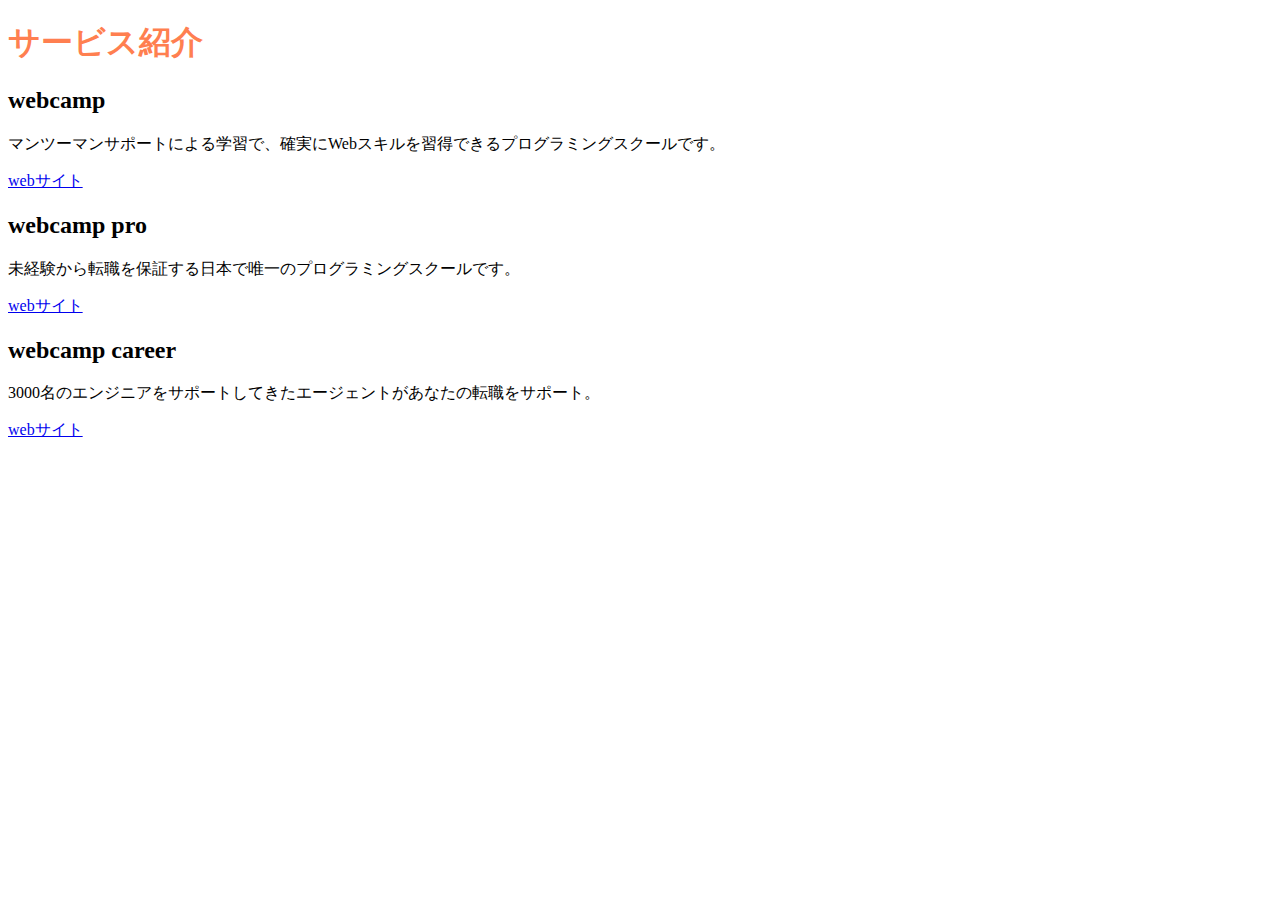
<file: 2syou.html>
<!DOCTYPE HTML>
<html lang="ja">
  <head>
    <meta charset="UTF-8" />
    <title>2章演習</title>
    <link rel="stylesheet" href="2syou.css" />
  </head>

  <body>
    <h1 id="word-coral">サービス紹介</h1>
    <h2>webcamp</h2>
    <p>マンツーマンサポートによる学習で、確実にWebスキルを習得できるプログラミングスクールです。</p>
    <a href="https://web-camp.io/">webサイト</a>
    <h2>webcamp pro</h2>
    <p>未経験から転職を保証する日本で唯一のプログラミングスクールです。</p>
    <a href="https://web-camp.io/">webサイト</a>
    <h2>webcamp career</h2>
    <p>3000名のエンジニアをサポートしてきたエージェントがあなたの転職をサポート。</p>
    <a href="https://web-camp.io/">webサイト</a>
  </body>
</html>
</file>
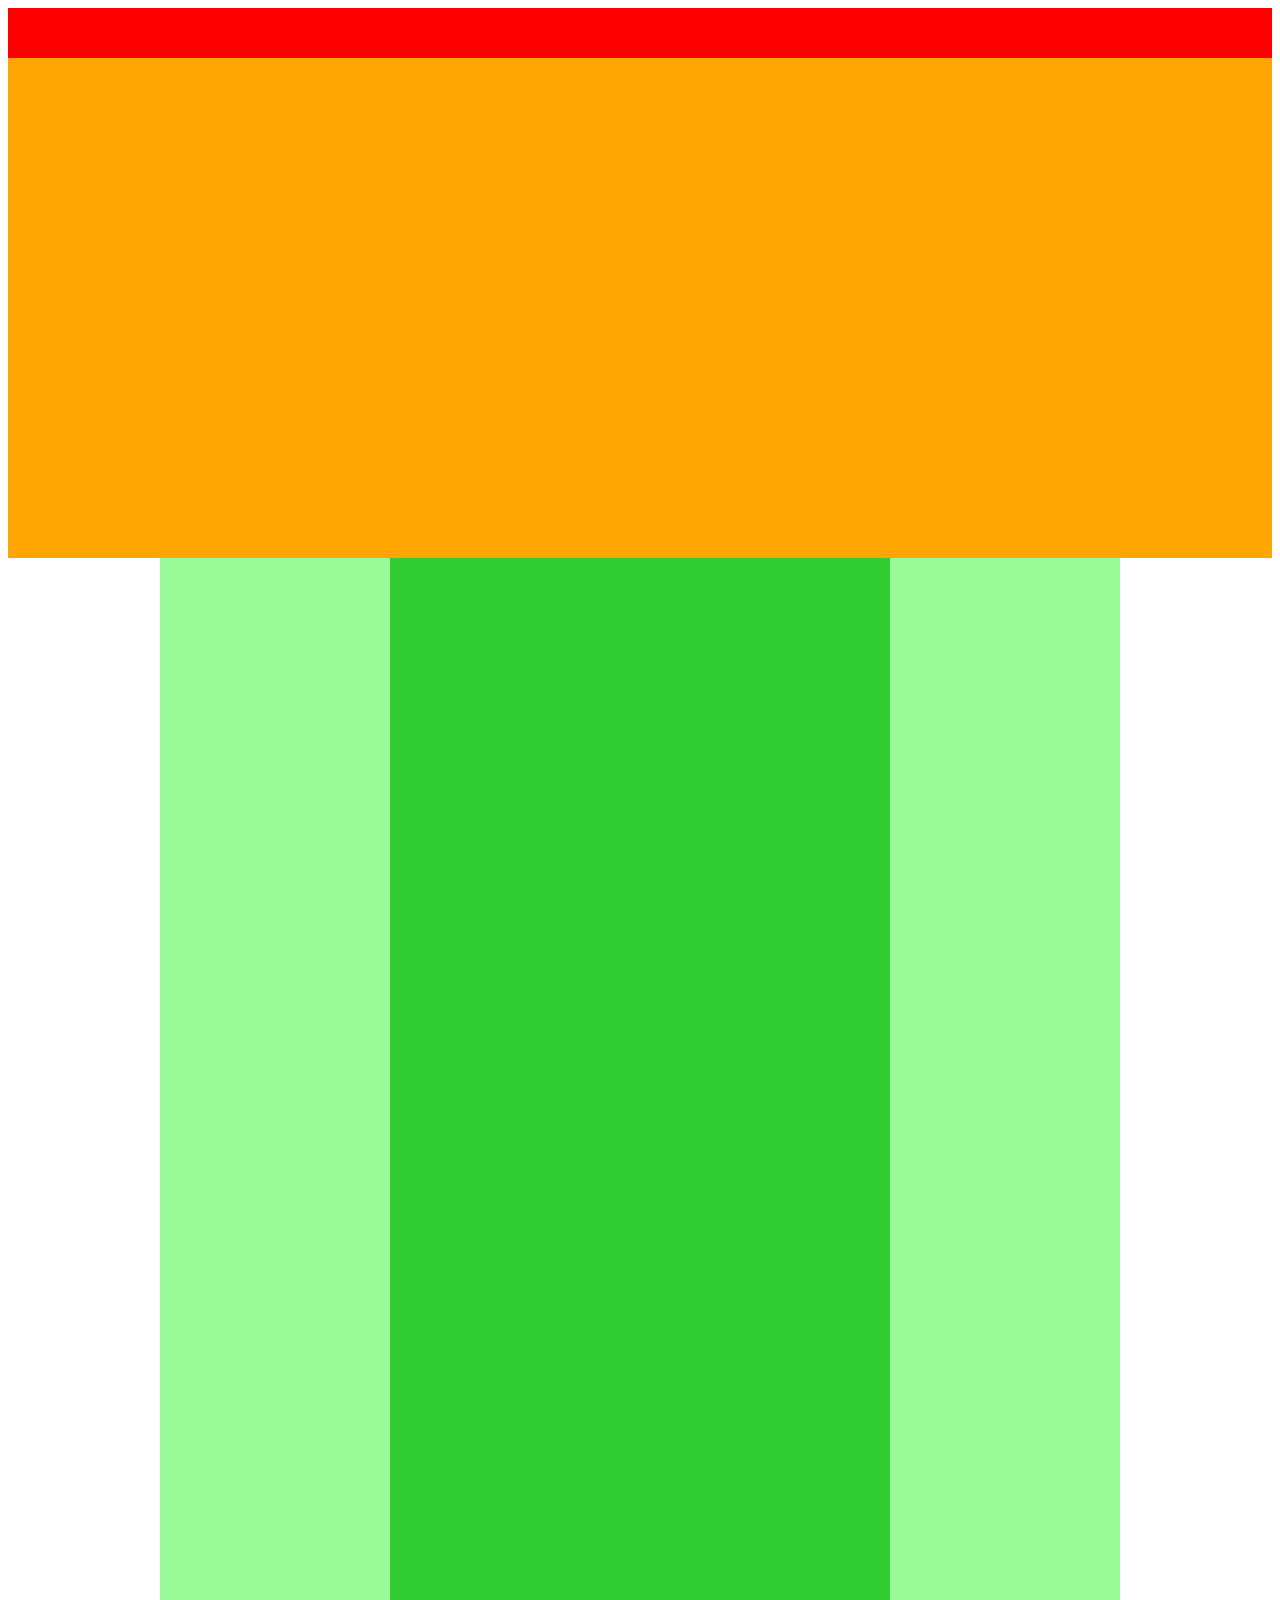
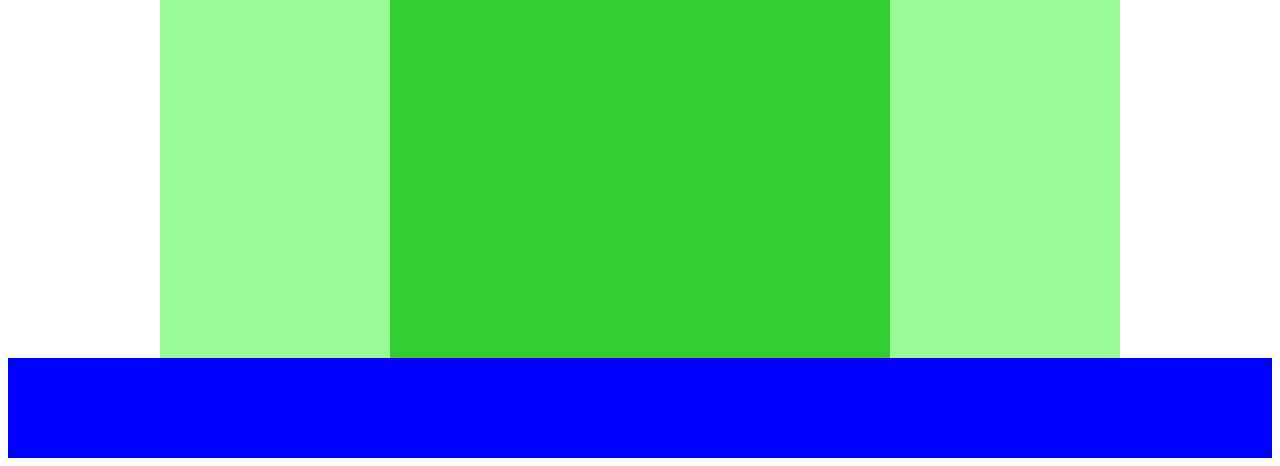
<file: 4syou/4.html>
<!DOCTYPE html>
<html lang="ja">
  <head>
    <meta a charset="UTF-8"/>
    <link rel="stylesheet" href="4.css"/>
    <title="ensyu"></title>
  </head>

  <body>
    <div class="header">
      <div class="header-top"></div>
      <div class="header-bottom"></div>
    </div>

    <div class="main">
      <div class="main-1"></div>
      <div class="main-2"></div>
      <div class="main-3"></div>
    </div>

    <div class="footer"></div>

  </body>
</html>
</file>
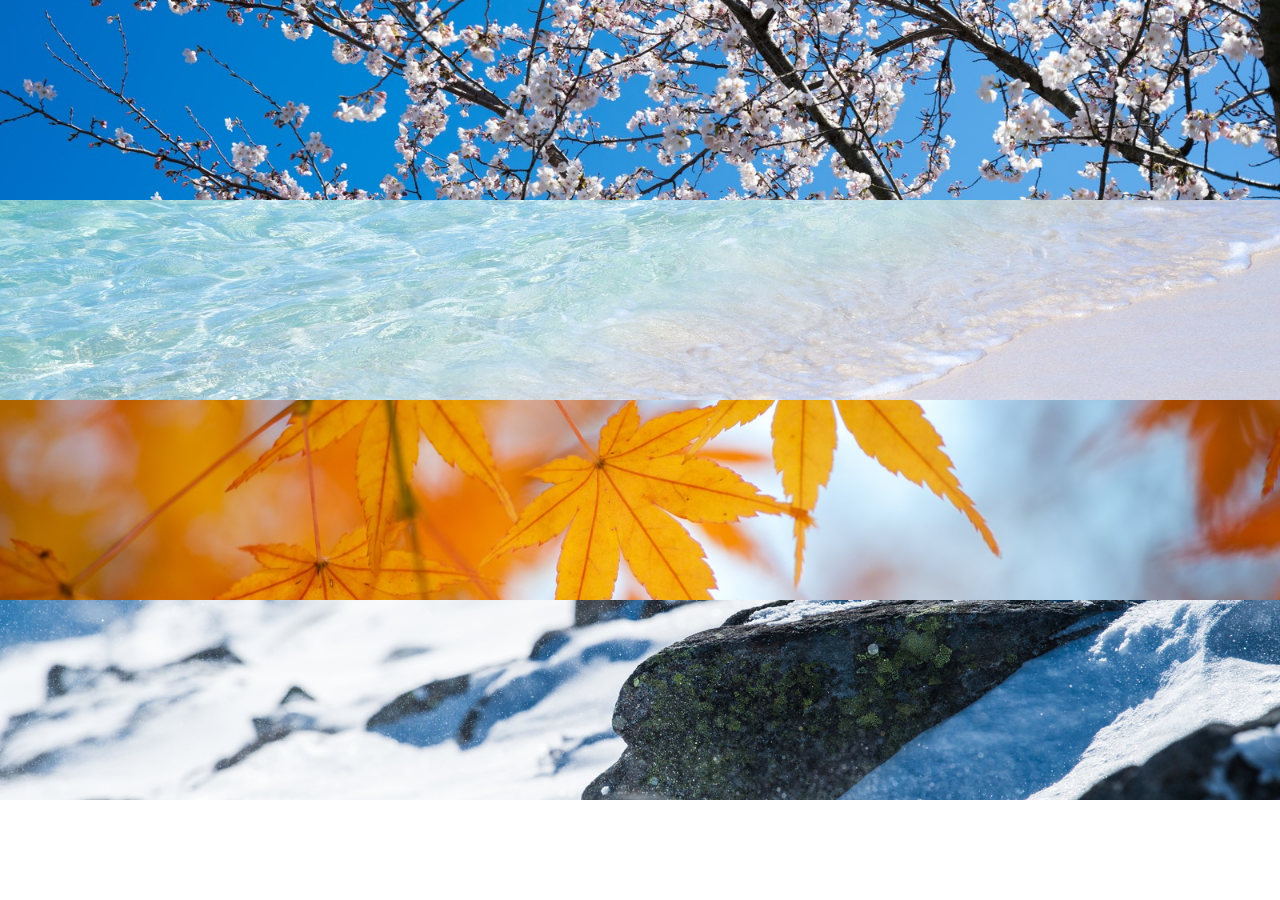
<file: 6syou/6.html>
<!DOCTYPE html>
<html lang="ja">
  <head>
    <meta charset="UTF-8" />
    <!-- CSSファイルの読み込み -->
    <link rel="stylesheet" href="6.css" />
    <title>6syou</title>
  </head>

  <body>
    <div class="main">
      <div class="a"></div>
      <div class="b"></div>
      <div class="c"></div>
      <div class="d"></div>
    </div>
  </body>

</html>
</file>
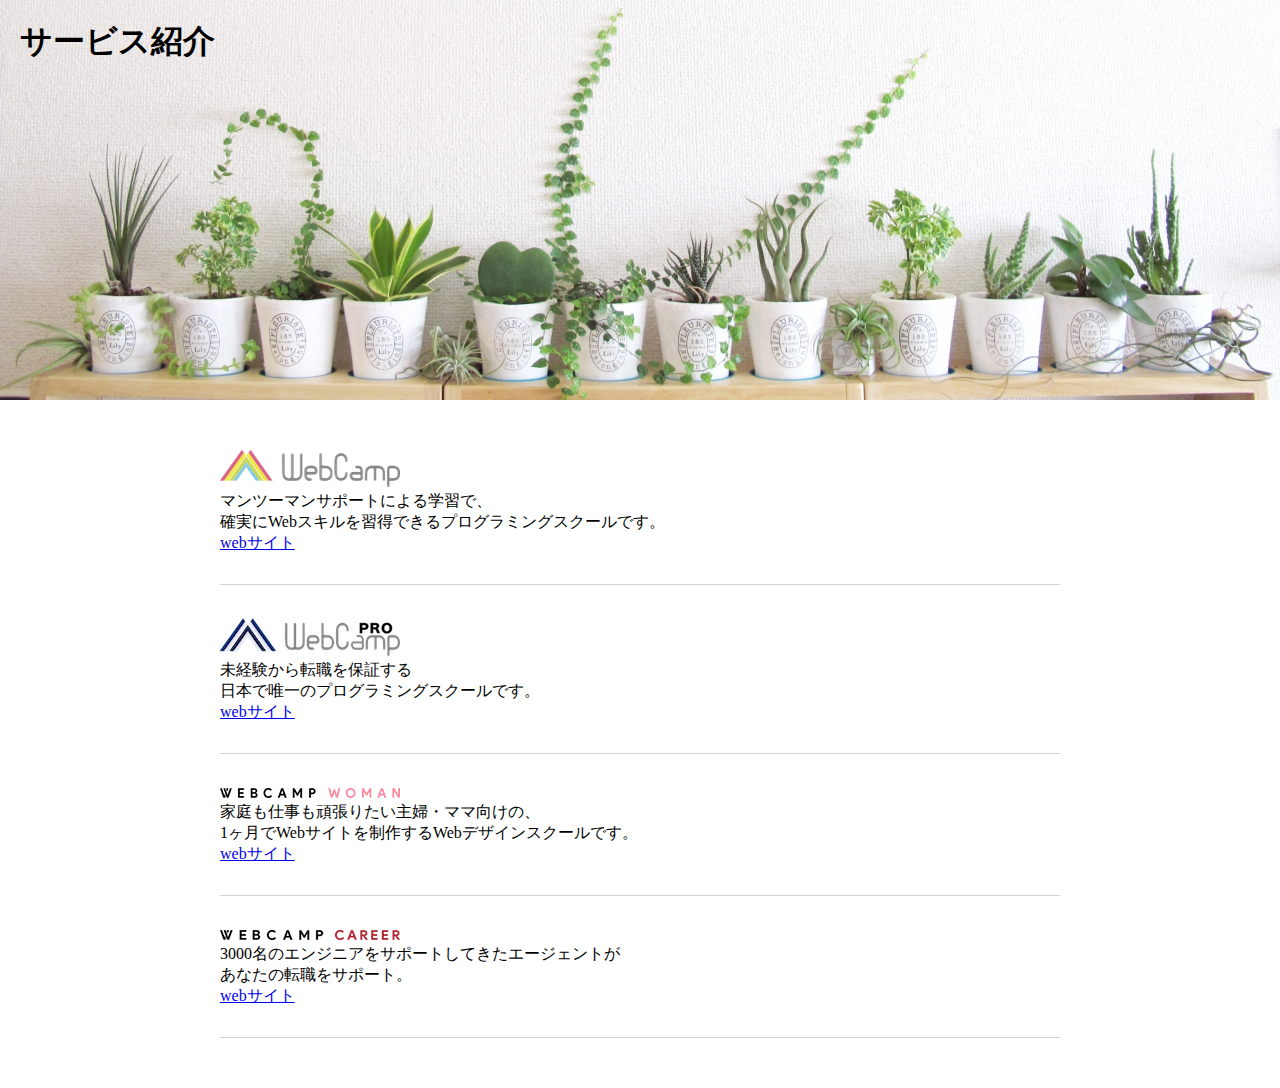
<file: 7syou/7.html>
<!DOCTYPE HTML>
<html lang="ja">
  <head>
    <meta charset="UTF-8" />
    <title>7章演習</title>
    <link rel="stylesheet" href="7.css" />
  </head>

  <body>
    <header>
      <h1 class="heading">
        サービス紹介
      </h1>
    </header>
    
    <main>
      <div class="box">
        <img class="service-image" src="img/wc-logo.png"/>
        <p class="service-text">
          マンツーマンサポートによる学習で、<br>
          確実にWebスキルを習得できるプログラミングスクールです。
        </p>
        <a href="https://web-camp.io/">webサイト</a>
      </div>
      
      <div class="box">
        <img class="service-image" src="img/wcp-logo.png"/>
        <p class="service-text">
          未経験から転職を保証する<br>
          日本で唯一のプログラミングスクールです。
        </p>
        <a href="https://web-camp.io/pro/">webサイト</a>
      </div>

      <div class="box">
        <img class="service-image" src="img/wcw-logo.png"/>
        <p class="service-text">
          家庭も仕事も頑張りたい主婦・ママ向けの、<br>
          1ヶ月でWebサイトを制作するWebデザインスクールです。
        </p>
        <a href="https://web-camp.io/woman/">webサイト</a>
      </div>
      
      <div class="box">
        <img class="service-image" src="img/wcc-logo.png"/>
        <p class="service-text">
          3000名のエンジニアをサポートしてきたエージェントが<br>
          あなたの転職をサポート。
        </p>
        <a href="https://web-camp.io/career/">webサイト</a>
      </div>
      
    </main>
    
   
  </body>
</html>
</file>
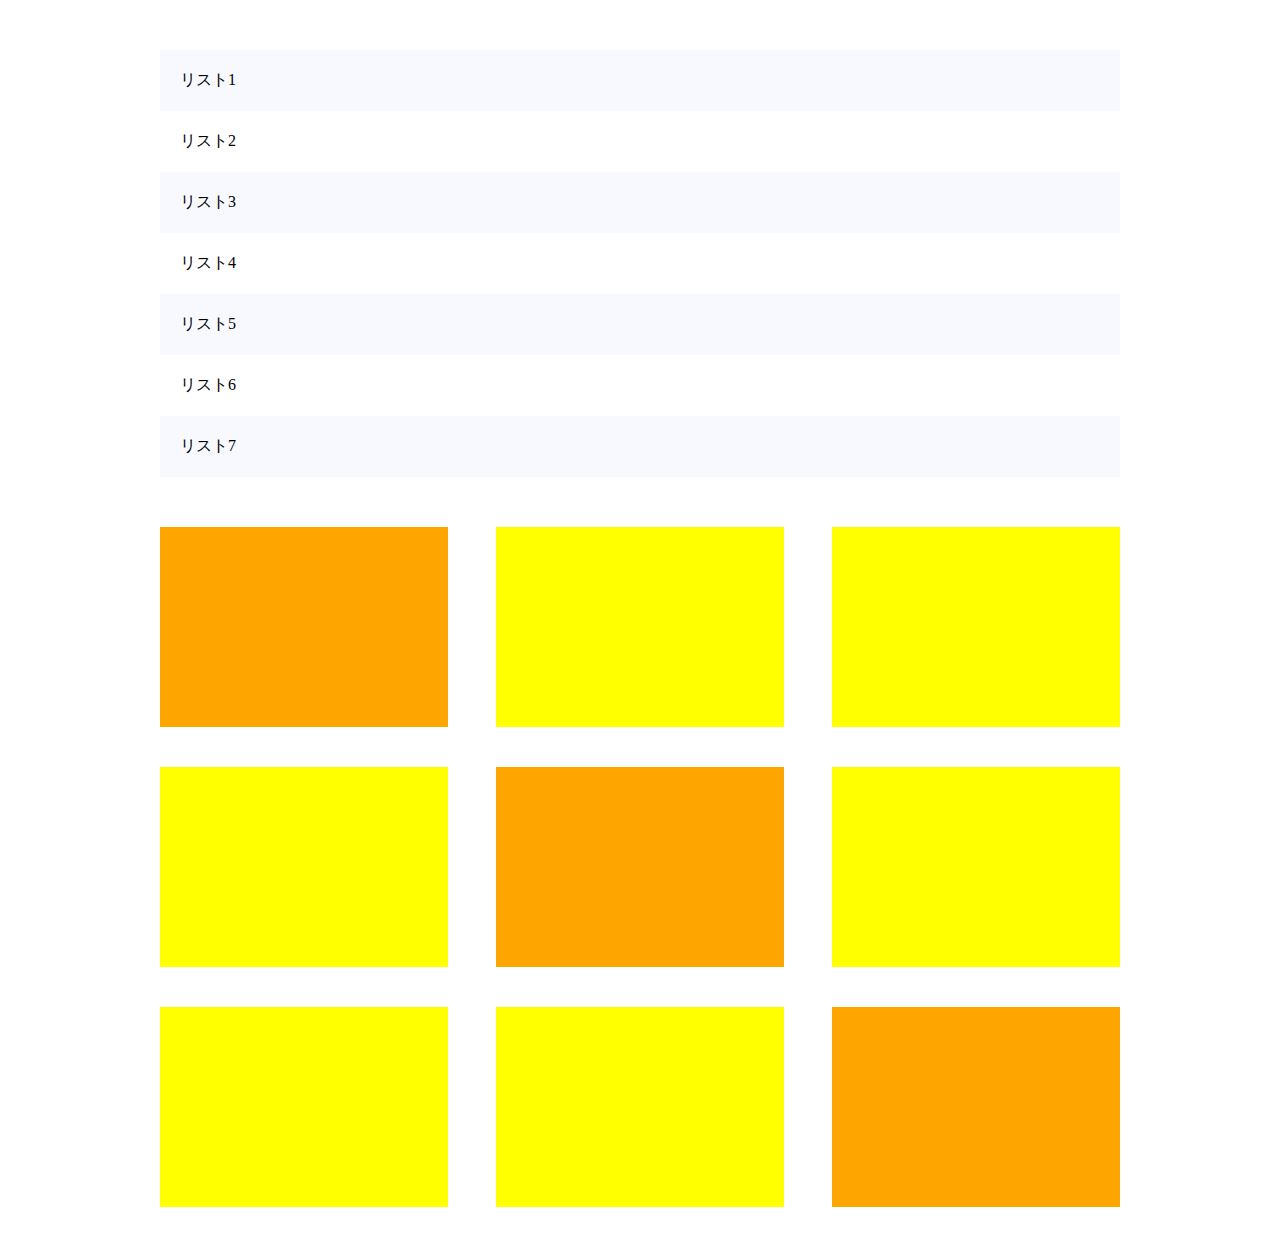
<file: 8syou/8.html>
<!DOCTYPE html>
<html lang="ja">
  <head>
    <meta charset="UTF-8" />
    <link rel="stylesheet" href="8.css" />
    <title>8章</title>
  </head>
  
  <body>
    <header>
      <p class="list">
        リスト1
      </p>
      <p class="list">
        リスト2
      </p>
      <p class="list">
        リスト3
      </p>
      <p class="list">
        リスト4
      </p>
      <p class="list">
        リスト5
      </p>
      <p class="list">
        リスト6
      </p>
      <p class="list">
        リスト7
      </p>
    </header>
    
    <main>
      <div class="box"></div>
      <div class="box"></div>
      <div class="box"></div>
      <div class="box"></div>
      <div class="box"></div>
      <div class="box"></div>
      <div class="box"></div>
      <div class="box"></div>
      <div class="box"></div>
    </main>
  </body>
</html>
</file>
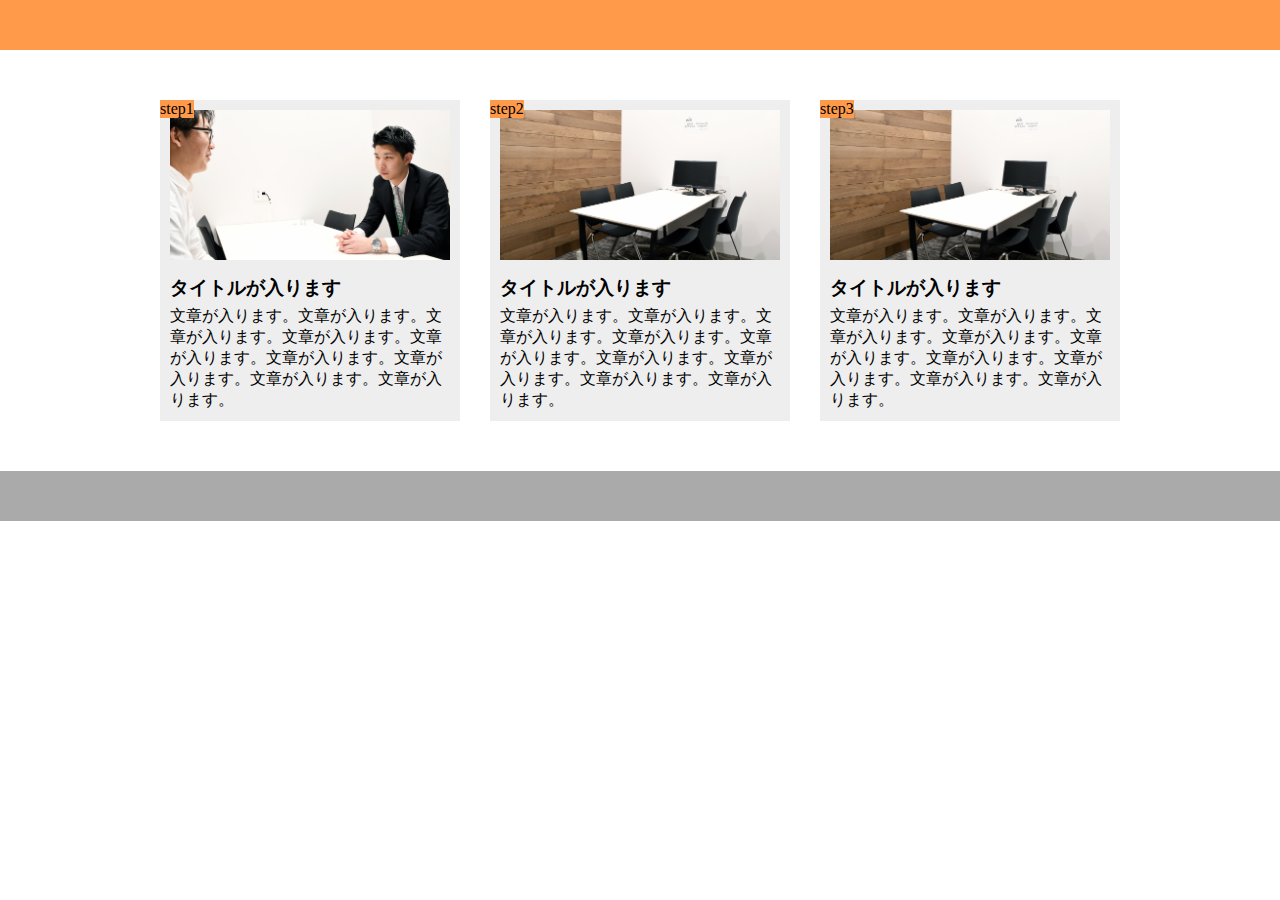
<file: 9syou/9-2.html>
<!DOCTYPE html>
<html lang="ja">
  <head>
    <meta charset="UTF-8"/>
    <link rel="stylesheet" href="9-2.css"/>
    <title>9-2</title>
  </head>
  
  <header></header>
  
  <body>
    <main>
      <div class="box">
        <div class="image1"></div>
        <p class="step">step1</p>
        <section class="content">
          <h3 class="title">タイトルが入ります</h3>
          <P>
            文章が入ります。文章が入ります。文章が入ります。文章が入ります。文章が入ります。文章が入ります。文章が入ります。文章が入ります。文章が入ります。
          </P>      
        </section>
      </div>
      
      <div class="box">
        <div class="image2"></div>
        <p class="step">step2</p>
        <section class="content">
          <h3 class="title">タイトルが入ります</h3>
          <P>
            文章が入ります。文章が入ります。文章が入ります。文章が入ります。文章が入ります。文章が入ります。文章が入ります。文章が入ります。文章が入ります。
          </P>      
        </section>
      </div>
      
      <div class="box">
        <div class="image2"></div>
        <p class="step">step3</p>
        <section class="content">
          <h3 class="title">タイトルが入ります</h3>
          <P>
            文章が入ります。文章が入ります。文章が入ります。文章が入ります。文章が入ります。文章が入ります。文章が入ります。文章が入ります。文章が入ります。
          </P>      
        </section>
      </div>
      
    </main>
    
    <footer></footer>
    
  </body>
  
  
</html>
</file>
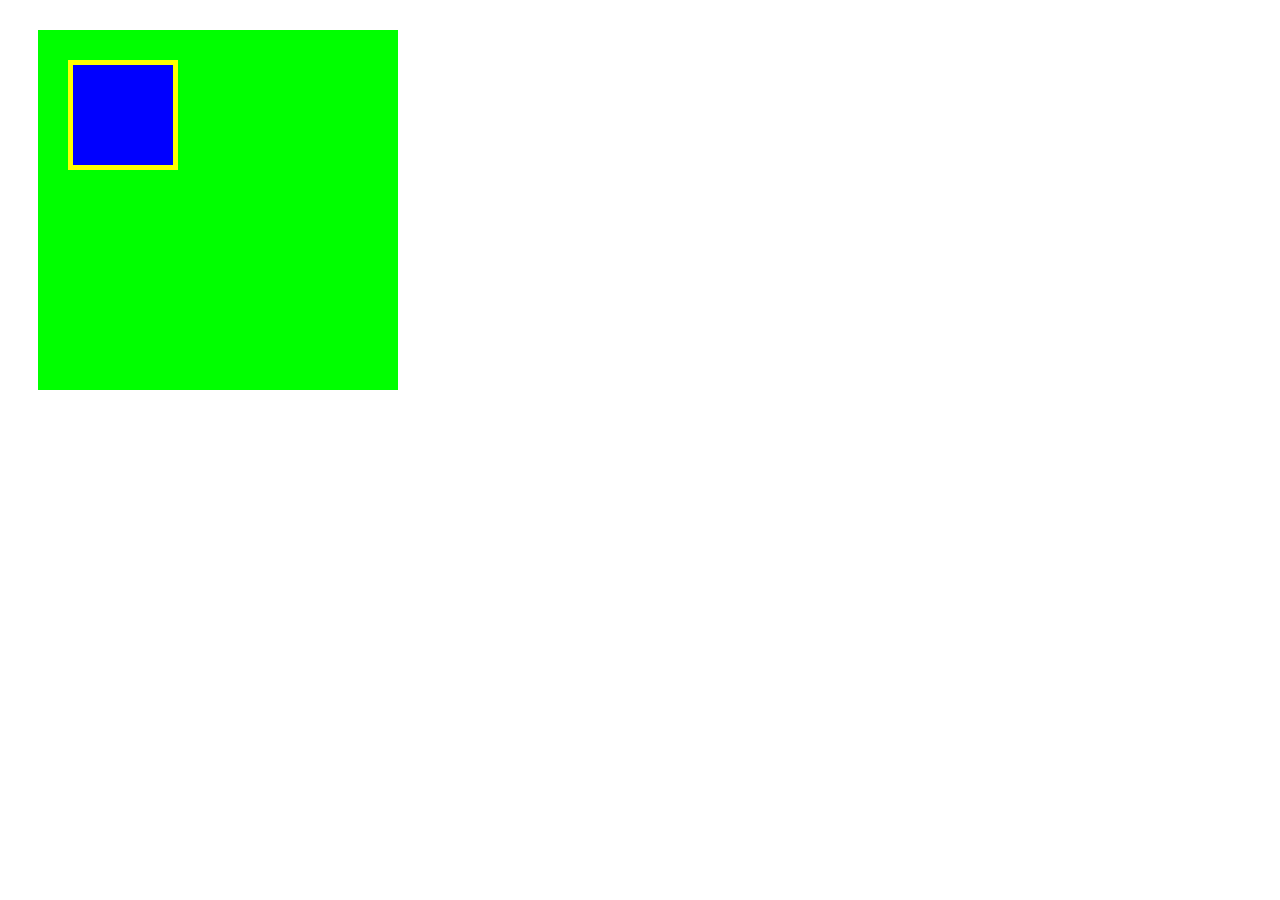
<file: box/box.html>
<!DOCTYPE html>
<html lang="ja">
  <head>
    <meta charset="UTF-8" />
    <!-- CSSファイルの読み込み -->
    <link rel="stylesheet" href="box.css" />
    <title>BOX</title>
  </head>

  <body>
    <!-- box1用のdiv -->
    <div class="box1">
      <div class="box2"></div>
    </div>
  </body>
</html>
</file>
<file: 2syou.css>
#word-coral {
  color: coral;
}
</file>
<file: 4syou/4.css>
* {
  margin= 0;
  padding= 0;
  box-sizing: border-box;
}

.header {
  width: 100%;
  height: 550px;
  background-color: pink;
}

.header-top {
  width: 100%;
  height: 50px;
  background-color: red;
}

.header-bottom {
  width: 100%;
  height: 500px;
  background-color: orange;
}

.main {
  width: 960px;
  display: flex;
  justfy content: center;
  margin: 0 auto;
}

.main-1 {
  width: 230px;
  height: 1400px;
  background-color: palegreen;
}

.main-2 {
  width: 500px;
  height: 1400px;
  background-color: limegreen;
}

.main-3 {
  width: 230px;
  height: 1400px;
  background-color: palegreen;
}

.footer {
  width: 100%;
  height: 100px;
  background-color: blue;
}
</file>
<file: 6syou/6.css>
* {
  margin: 0;
  padding: 0;
  box-sizing: border-box;
}

.main {
  width: 100%;
  height: 800px;
}

.a {
  width: 100%;
  height: 200px;
  background-image: url(img6/box1.jpg);
  background-position: center;
  background-size: 100% auto;
}

.b {
  width: 100%;
  height: 200px;
  background-image: url(img6/box2.jpg);
  background-position: center;
  background-size: 100% auto;
}

.c {
  width: 100%;
  height: 200px;
  background-image: url(img6/box3.jpg);
  background-position: center;
  background-size: 100% auto;
}

.d {
  width: 100%;
  height: 200px;
  background-image: url(img6/box4.jpg);
  background-position: center;
  background-size: 100% auto;
}
</file>
<file: 7syou/7.css>
* {
  margin: 0;
  padding: 0;
  box-sizing: border-box;
}

header {
  width: 100%;
  height: 400px;
  background-image: url(img/mv.jpg);
  background-size: 100% auto;
  background-position: bottom;
}

.heading {
  padding: 20px 20px;
}

main {
  width: 840px;
  margin: 50px auto;
}

.box {
  padding-bottom: 30px;
  margin-bottom: 30px;
  border-bottom: 1px solid #d1d1d1;
}
</file>
<file: 8syou/8.css>
* {
  margin: 0;
  padding: 0;
  box-sizing: border-box;
}

header {
  width: 960px;
  margin: 50px auto;
}

.list {
  padding: 20px;
}

.list:nth-child(odd) {
  background-color: #f8f8ff
}

main {
  width: 960px;
  margin: 50px auto 0px auto;
  display: flex;
  flex-wrap: wrap;
}

.box {
  width: 30%;
  height: 200px;
  margin-right: 5%;
  margin-bottom: 40px;
  background-color: yellow;
}

.box:nth-child(4n+1) {
  background-color: orange;
}

.box:nth-child(n+7) {
  margin-bottom: 50px;
}

.box:nth-child(3n) {
  margin-right: 0px;
}
</file>
<file: 9syou/9-2.css>
* {
  margin: 0;
  padding: 0;
  box-sizing: border-box;
}

header {
  width: 100%;
  height: 50px;
  background-color: #FF9A4B;
}

main {
  width: 960px;
  margin: 50px auto;
  display: flex;
}

.box {
  width: 300px;
  padding: 10px;
  margin-right: 30px;
  background-color: #EEEEEE;
  position: relative;
}

.box:nth-child(3) {
  margin-right: 0;
}

.image1 {
  height: 150px;
  background-image: url(img/flow01.png);
  background-position: bottom;
  background-size: cover;
}

.image2 {
  height: 150px;
  background-image: url(img/flow02.png);
  background-position: bottom;
  background-size: cover;
}

.image1 {
  height: 150px;
  background-image: url(img/flow03.png);
  background-position: bottom;
  background-size: cover;
}


.step {
  position: absolute;
  top: 0;
  left: 0;
  background-color: #FF9A4B;
}

.title {
  padding: 15px 0 5px;
}

footer {
  width: 100%;
  height: 50px;
  background-color: #AAAAAA;
}
</file>
<file: box/box.css>
.box1 {
  width: 300px;
  height: 300px;
  background-color: #00FF00;
  margin: 30px;
  padding: 30px;
}

.box2 {
  width: 100px;
  height: 100px;
  background-color: blue;
  border: 5px solid yellow;
}
</file>
